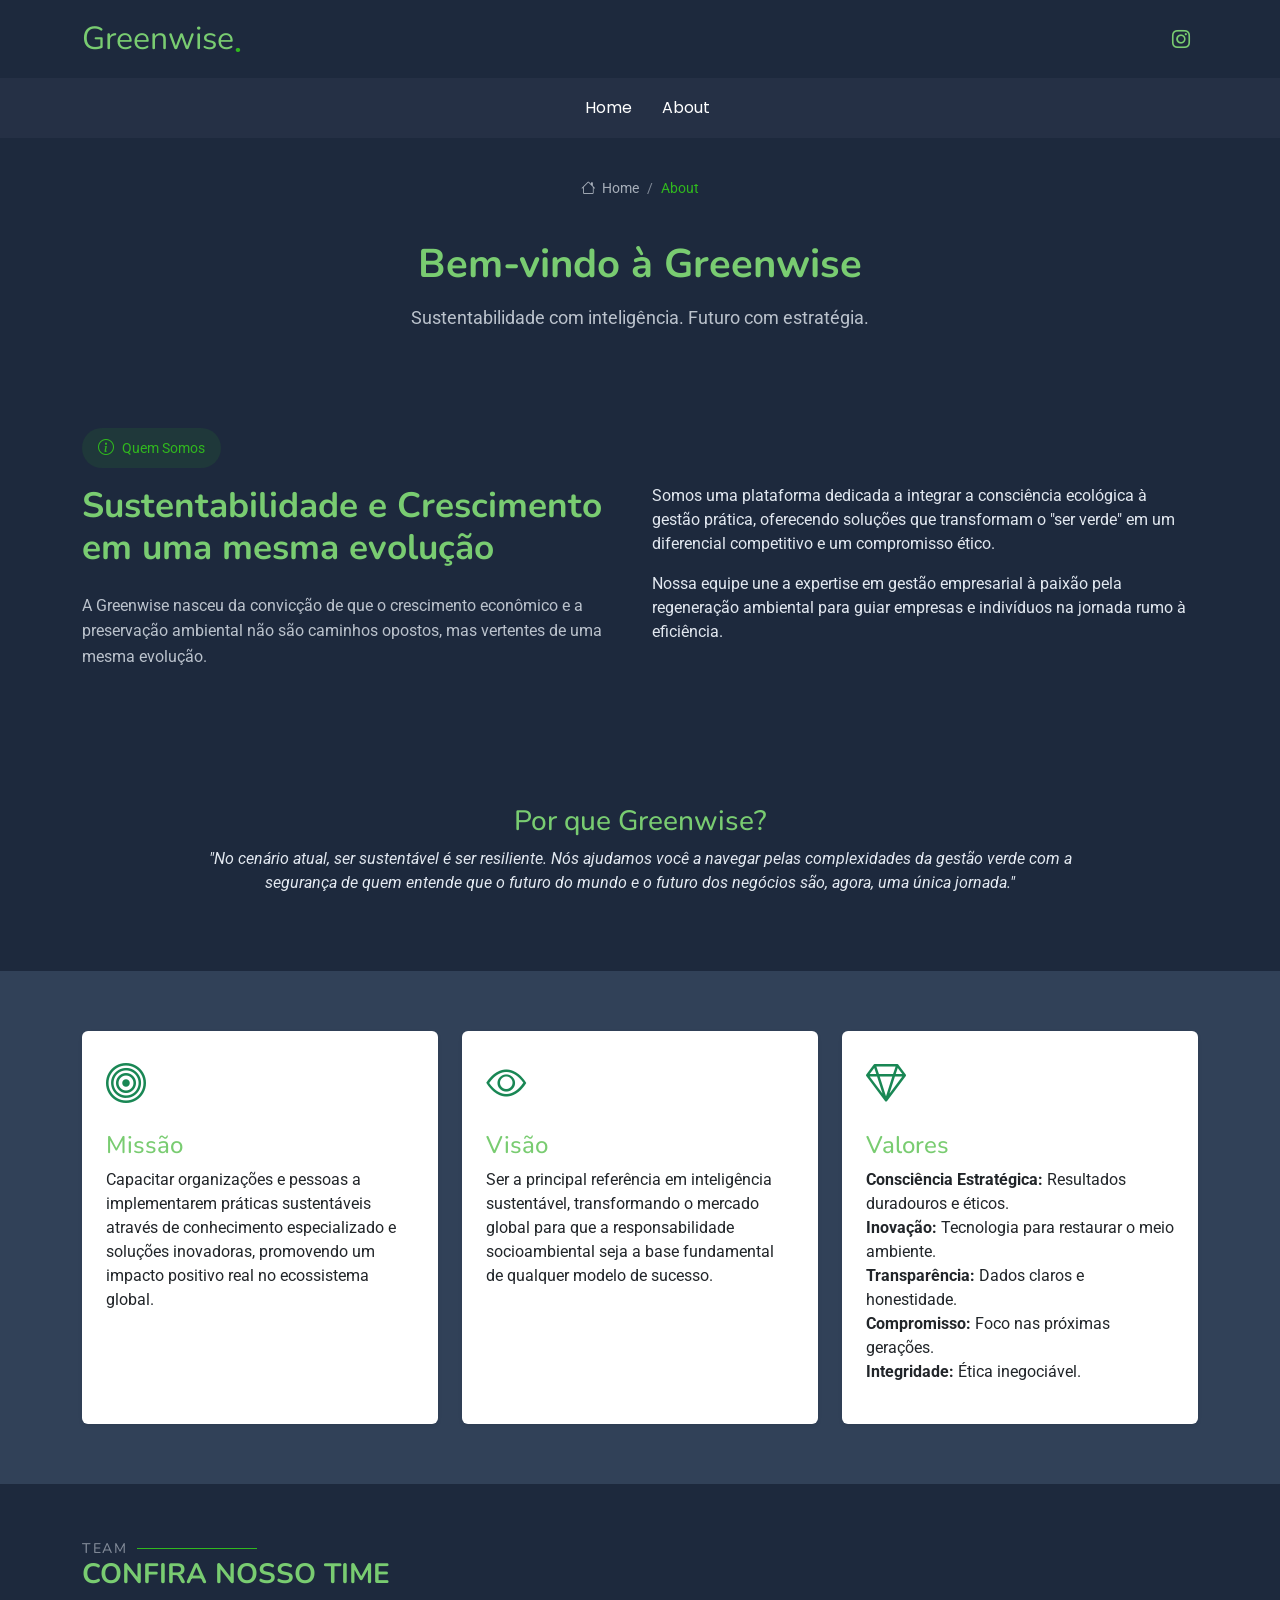
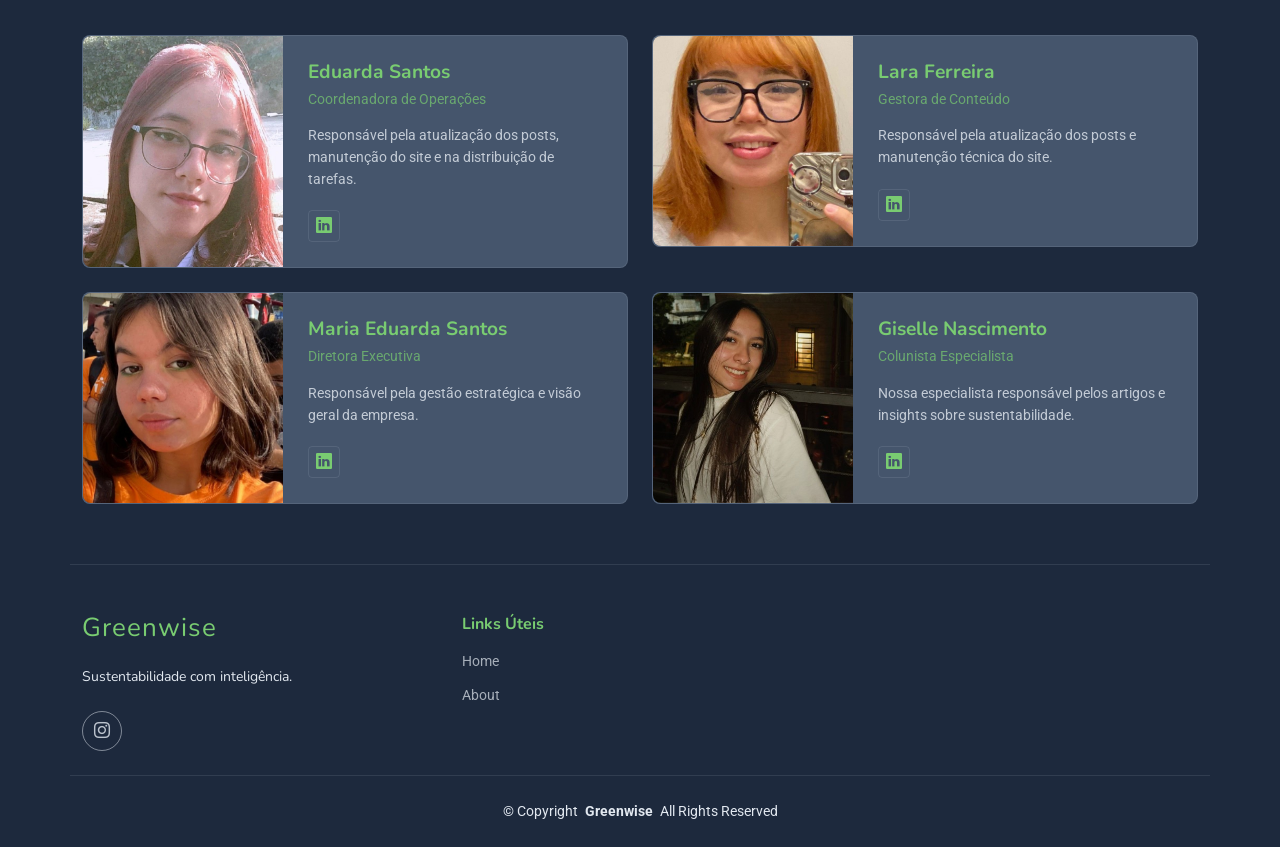
<file: about.html>
<!DOCTYPE html>
<html lang="pt-br">

<head>
  <meta charset="utf-8">
  <meta content="width=device-width, initial-scale=1.0" name="viewport">
  <title>About - Greenwise</title>
  <meta name="description" content="Sustentabilidade com inteligência. Futuro com estratégia.">
  <meta name="keywords" content="sustentabilidade, gestão, eco-friendly, greenwise">

  <link href="assets/img/favicon.png" rel="icon">
  <link href="assets/img/apple-touch-icon.png" rel="apple-touch-icon">

  <link href="https://fonts.googleapis.com" rel="preconnect">
  <link href="https://fonts.gstatic.com" rel="preconnect" crossorigin>
  <link href="https://fonts.googleapis.com/css2?family=Roboto:ital,wght@0,100;0,300;0,400;0,500;0,700;0,900;1,100;1,300;1,400;1,500;1,700;1,900&family=Poppins:ital,wght@0,100;0,200;0,300;0,400;0,500;0,600;0,700;0,800;0,900;1,100;1,200;1,300;1,400;1,500;1,600;1,700;1,800;1,900&family=Nunito:ital,wght@0,200;0,300;0,400;0,500;0,600;0,700;0,800;0,900;1,200;1,300;1,400;1,500;1,600;1,700;1,800;1,900&display=swap" rel="stylesheet">

  <link href="assets/vendor/bootstrap/css/bootstrap.min.css" rel="stylesheet">
  <link href="assets/vendor/bootstrap-icons/bootstrap-icons.css" rel="stylesheet">
  <link href="assets/vendor/aos/aos.css" rel="stylesheet">
  <link href="assets/vendor/swiper/swiper-bundle.min.css" rel="stylesheet">
  <link href="assets/vendor/glightbox/css/glightbox.min.css" rel="stylesheet">

  <link href="assets/css/main.css" rel="stylesheet">
</head>

<body class="about-page">

  <header id="header" class="header position-relative">
    <div class="container-fluid container-xl position-relative">
      <div class="top-row d-flex align-items-center justify-content-between">
        <a href="index.html" class="logo d-flex align-items-end">
          <h1 class="sitename">Greenwise</h1><span>.</span>
        </a>
        <div class="d-flex align-items-center">
          <div class="social-links">
            <a href="#" class="instagram"><i class="bi bi-instagram"></i></a>
          </div>
        </div>
      </div>
    </div>
    <div class="nav-wrap">
      <div class="container d-flex justify-content-center position-relative">
        <nav id="navmenu" class="navmenu">
          <ul>
            <li><a href="index.html">Home</a></li>
            <li><a href="about.html" class="active">About</a></li>
          </ul>
          <i class="mobile-nav-toggle d-xl-none bi bi-list"></i>
        </nav>
      </div>
    </div>
  </header>

  <main class="main">

    <div class="page-title">
      <div class="breadcrumbs">
        <nav aria-label="breadcrumb">
          <ol class="breadcrumb">
            <li class="breadcrumb-item"><a href="index.html"><i class="bi bi-house"></i> Home</a></li>
            <li class="breadcrumb-item active current">About</li>
          </ol>
        </nav>
      </div>
      <div class="title-wrapper">
        <h1>Bem-vindo à Greenwise</h1>
        <p>Sustentabilidade com inteligência. Futuro com estratégia.</p>
      </div>
    </div>

    <section id="about" class="about section">
      <div class="container" data-aos="fade-up" data-aos-delay="100">
        <span class="section-badge"><i class="bi bi-info-circle"></i> Quem Somos</span>
        <div class="row gy-4">
          <div class="col-lg-6">
            <h2 class="about-title">Sustentabilidade e Crescimento em uma mesma evolução</h2>
            <p class="about-description">A Greenwise nasceu da convicção de que o crescimento econômico e a preservação ambiental não são caminhos opostos, mas vertentes de uma mesma evolução.</p>
          </div>
          <div class="col-lg-6">
            <p class="about-text">Somos uma plataforma dedicada a integrar a consciência ecológica à gestão prática, oferecendo soluções que transformam o "ser verde" em um diferencial competitivo e um compromisso ético.</p>
            <p class="about-text">Nossa equipe une a expertise em gestão empresarial à paixão pela regeneração ambiental para guiar empresas e indivíduos na jornada rumo à eficiência.</p>
          </div>
        </div>
      </div>
    </section>

    <section class="section">
      <div class="container">
        <div class="row justify-content-center">
          <div class="col-lg-10 text-center" data-aos="fade-up">
            <h3>Por que Greenwise?</h3>
            <p class="fst-italic">"No cenário atual, ser sustentável é ser resiliente. Nós ajudamos você a navegar pelas complexidades da gestão verde com a segurança de quem entende que o futuro do mundo e o futuro dos negócios são, agora, uma única jornada."</p>
          </div>
        </div>
      </div>
    </section>

    <section class="features section light-background">
      <div class="container">
        <div class="row gy-4">
          <div class="col-md-6 col-lg-4" data-aos="fade-up" data-aos-delay="100">
            <div class="card h-100 p-4 border-0 shadow-sm">
              <i class="bi bi-bullseye fs-1 text-success mb-3"></i>
              <h4>Missão</h4>
              <p>Capacitar organizações e pessoas a implementarem práticas sustentáveis através de conhecimento especializado e soluções inovadoras, promovendo um impacto positivo real no ecossistema global.</p>
            </div>
          </div>
          <div class="col-md-6 col-lg-4" data-aos="fade-up" data-aos-delay="200">
            <div class="card h-100 p-4 border-0 shadow-sm">
              <i class="bi bi-eye fs-1 text-success mb-3"></i>
              <h4>Visão</h4>
              <p>Ser a principal referência em inteligência sustentável, transformando o mercado global para que a responsabilidade socioambiental seja a base fundamental de qualquer modelo de sucesso.</p>
            </div>
          </div>
          <div class="col-md-12 col-lg-4" data-aos="fade-up" data-aos-delay="300">
            <div class="card h-100 p-4 border-0 shadow-sm">
              <i class="bi bi-gem fs-1 text-success mb-3"></i>
              <h4>Valores</h4>
              <ul class="list-unstyled">
                <li><strong>Consciência Estratégica:</strong> Resultados duradouros e éticos.</li>
                <li><strong>Inovação:</strong> Tecnologia para restaurar o meio ambiente.</li>
                <li><strong>Transparência:</strong> Dados claros e honestidade.</li>
                <li><strong>Compromisso:</strong> Foco nas próximas gerações.</li>
                <li><strong>Integridade:</strong> Ética inegociável.</li>
              </ul>
            </div>
          </div>
        </div>
      </div>
    </section>

    <section id="team" class="team section">
      <div class="container section-title" data-aos="fade-up">
        <h2>Team</h2>
        <div><span>Confira nosso</span> <span class="description-title">Time</span></div>
      </div>

      <div class="container" data-aos="fade-up" data-aos-delay="100">
        <div class="row gy-4">
          <div class="col-lg-6">
            <div class="team-member d-flex">
              <div class="member-img">
                <img src="assets/img/person/duda.jpg" class="img-fluid" alt="">
              </div>
              <div class="member-info flex-grow-1">
                <h4>Eduarda Santos</h4>
                <span>Coordenadora de Operações</span>
                <p>Responsável pela atualização dos posts, manutenção do site e na distribuição de tarefas.</p>
                <div class="social"><a href="https://www.linkedin.com/in/eduarda-santos-4b6a2b288/"><i class="bi bi-linkedin"></i></a></div>
              </div>
            </div>
          </div>

          <div class="col-lg-6">
            <div class="team-member d-flex">
              <div class="member-img">
                <img src="assets/img/person/lara.jpg" class="img-fluid" alt="">
              </div>
              <div class="member-info flex-grow-1">
                <h4>Lara Ferreira</h4>
                <span>Gestora de Conteúdo</span>
                <p>Responsável pela atualização dos posts e manutenção técnica do site.</p>
                <div class="social"><a href="https://www.linkedin.com/in/lara-ferreira-328b67298/"><i class="bi bi-linkedin"></i></a></div>
              </div>
            </div>
          </div>

          <div class="col-lg-6">
            <div class="team-member d-flex">
              <div class="member-img">
                <img src="assets/img/person/Mduda.jpg" class="img-fluid" alt="">
              </div>
              <div class="member-info flex-grow-1">
                <h4>Maria Eduarda Santos</h4>
                <span>Diretora Executiva</span>
                <p>Responsável pela gestão estratégica e visão geral da empresa.</p>
                <div class="social"><a href="https://www.linkedin.com/in/eduarda-mss/"><i class="bi bi-linkedin"></i></a></div>
              </div>
            </div>
          </div>

          <div class="col-lg-6">
            <div class="team-member d-flex">
              <div class="member-img">
                <img src="assets/img/person/gih.jpg" class="img-fluid" alt="">
              </div>
              <div class="member-info flex-grow-1">
                <h4>Giselle Nascimento</h4>
                <span>Colunista Especialista</span>
                <p>Nossa especialista responsável pelos artigos e insights sobre sustentabilidade.</p>
                <div class="social"><a href="https://www.linkedin.com/in/giselle-nascimento-3560492a7/"><i class="bi bi-linkedin"></i></a></div>
              </div>
            </div>
          </div>
        </div>
      </div>
    </section>

  </main>

  <footer id="footer" class="footer">
    <div class="container footer-top">
      <div class="row gy-4">
        <div class="col-lg-4 col-md-6 footer-about">
          <a href="index.html" class="logo d-flex align-items-center">
            <span class="sitename">Greenwise</span>
          </a>
          <p>Sustentabilidade com inteligência.</p>
          <div class="social-links d-flex mt-4">
            <a href="#"><i class="bi bi-instagram"></i></a>
          </div>
        </div>
        <div class="col-lg-2 col-md-3 footer-links">
          <h4>Links Úteis</h4>
          <ul>
            <li><a href="index.html">Home</a></li>
            <li><a href="about.html">About</a></li>
          </ul>
        </div>
      </div>
    </div>
    <div class="container copyright text-center mt-4">
      <p>© <span>Copyright</span> <strong class="px-1 sitename">Greenwise</strong> <span>All Rights Reserved</span></p>
    </div>
  </footer>

  <a href="#" id="scroll-top" class="scroll-top d-flex align-items-center justify-content-center"><i class="bi bi-arrow-up-short"></i></a>
  <div id="preloader"></div>

  <script src="assets/vendor/bootstrap/js/bootstrap.bundle.min.js"></script>
  <script src="assets/vendor/aos/aos.js"></script>
  <script src="assets/vendor/glightbox/js/glightbox.min.js"></script>
  <script src="assets/js/main.js"></script>

</body>

</html>
</file>
<file: assets/css/main.css>
/**
* Template Name: Blogy
* Template URL: https://bootstrapmade.com/blogy-bootstrap-blog-template/
* Updated: Feb 22 2025 with Bootstrap v5.3.3
* Author: BootstrapMade.com
* License: https://bootstrapmade.com/license/
*/

@charset "UTF-8";

/*--------------------------------------------------------------
# Font & Color Variables
# Help: https://bootstrapmade.com/color-system/
--------------------------------------------------------------*/
/* Fonts */
:root {
  --default-font: "Roboto",  system-ui, -apple-system, "Segoe UI", Roboto, "Helvetica Neue", Arial, "Noto Sans", "Liberation Sans", sans-serif, "Apple Color Emoji", "Segoe UI Emoji", "Segoe UI Symbol", "Noto Color Emoji";
  --heading-font: "Nunito",  sans-serif;
  --nav-font: "Poppins",  sans-serif;
}

/* Global Colors - The following color variables are used throughout the website. Updating them here will change the color scheme of the entire website */
:root { 
  --background-color: #1D293D; /* Background color for the entire website, including individual sections */
  --default-color: #E2E8F0; /* Default color used for the majority of the text content across the entire website */
  --heading-color: #79cc71; /* Color for headings, subheadings and title throughout the website */
  --accent-color: #30b81e; /* Accent color that represents your brand on the website. It's used for buttons, links, and other elements that need to stand out */
  --surface-color: #45556C; /* The surface color is used as a background of boxed elements within sections, such as cards, icon boxes, or other elements that require a visual separation from the global background. */
  --contrast-color: #ffffff; /* Contrast color for text, ensuring readability against backgrounds of accent, heading, or default colors. */
}

/* Nav Menu Colors - The following color variables are used specifically for the navigation menu. They are separate from the global colors to allow for more customization options */
:root {
  --nav-color: #ffffff;  /* The default color of the main navmenu links */
  --nav-hover-color: #ffffff; /* Applied to main navmenu links when they are hovered over or active */
  --nav-mobile-background-color: #ffffff; /* Used as the background color for mobile navigation menu */
  --nav-dropdown-background-color: #ffffff; /* Used as the background color for dropdown items that appear when hovering over primary navigation items */
  --nav-dropdown-color: #212529; /* Used for navigation links of the dropdown items in the navigation menu. */
  --nav-dropdown-hover-color: #6db115; /* Similar to --nav-hover-color, this color is applied to dropdown navigation links when they are hovered over. */
}

/* Color Presets - These classes override global colors when applied to any section or element, providing reuse of the sam color scheme. */

.light-background {
  --background-color: #314158;
  --surface-color: #62748E;
}

.dark-background {
  --background-color: #060606;
  --default-color: #ffffff;
  --heading-color: #ffffff;
  --surface-color: #252525;
  --contrast-color: #ffffff;
}

/* Smooth scroll */
:root {
  scroll-behavior: smooth;
}

/*--------------------------------------------------------------
# General Styling & Shared Classes
--------------------------------------------------------------*/
body {
  color: var(--default-color);
  background-color: var(--background-color);
  font-family: var(--default-font);
}

a {
  color: var(--accent-color);
  text-decoration: none;
  transition: 0.3s;
}

a:hover {
  color: color-mix(in srgb, var(--accent-color), transparent 25%);
  text-decoration: none;
}

h1,
h2,
h3,
h4,
h5,
h6 {
  color: var(--heading-color);
  font-family: var(--heading-font);
}


/* Pulsating Play Button
------------------------------*/
.pulsating-play-btn {
  width: 94px;
  height: 94px;
  background: radial-gradient(var(--accent-color) 50%, color-mix(in srgb, var(--accent-color), transparent 75%) 52%);
  border-radius: 50%;
  display: block;
  position: relative;
  overflow: hidden;
}

.pulsating-play-btn:before {
  content: "";
  position: absolute;
  width: 120px;
  height: 120px;
  animation-delay: 0s;
  animation: pulsate-play-btn 2s;
  animation-direction: forwards;
  animation-iteration-count: infinite;
  animation-timing-function: steps;
  opacity: 1;
  border-radius: 50%;
  border: 5px solid color-mix(in srgb, var(--accent-color), transparent 30%);
  top: -15%;
  left: -15%;
  background: rgba(198, 16, 0, 0);
}

.pulsating-play-btn:after {
  content: "";
  position: absolute;
  left: 50%;
  top: 50%;
  transform: translateX(-40%) translateY(-50%);
  width: 0;
  height: 0;
  border-top: 10px solid transparent;
  border-bottom: 10px solid transparent;
  border-left: 15px solid #fff;
  z-index: 100;
  transition: all 400ms cubic-bezier(0.55, 0.055, 0.675, 0.19);
}

.pulsating-play-btn:hover:before {
  content: "";
  position: absolute;
  left: 50%;
  top: 50%;
  transform: translateX(-40%) translateY(-50%);
  width: 0;
  height: 0;
  border: none;
  border-top: 10px solid transparent;
  border-bottom: 10px solid transparent;
  border-left: 15px solid #fff;
  z-index: 200;
  animation: none;
  border-radius: 0;
}

.pulsating-play-btn:hover:after {
  border-left: 15px solid var(--accent-color);
  transform: scale(20);
}

@keyframes pulsate-play-btn {
  0% {
    transform: scale(0.6, 0.6);
    opacity: 1;
  }

  100% {
    transform: scale(1, 1);
    opacity: 0;
  }
}

/*--------------------------------------------------------------
# Global Header
--------------------------------------------------------------*/
.header {
  transition: all 0.5s;
  z-index: 997;
  padding: 20px 0;
}

.header .top-row {
  padding-bottom: 10px;
}

.header .top-row .logo {
  text-decoration: none;
}

.header .top-row .logo img {
  max-height: 40px;
  margin-right: 10px;
}

.header .top-row .logo .sitename {
  font-size: 32px;
  font-weight: 400;
  color: var(--heading-color);
  font-family: var(--heading-font);
  margin: 0;
}

.header .top-row .logo span {
  color: var(--accent-color);
  font-size: 28px;
  font-weight: 700;
  line-height: 1.1;
}

.header .social-links a {
  color: var(--heading-color);
  padding: 0 8px;
  display: inline-block;
  font-size: 18px;
  transition: 0.3s;
}

.header .social-links a:hover {
  color: var(--accent-color);
}

@media (max-width: 1200px) {
  .header .social-links {
    padding-right: 40px;
  }
}

.header .search-form {
  position: relative;
  width: 250px;
  display: flex;
  align-items: center;
  padding: 0;
  margin: 0;
}

.header .search-form .form-control {
  border: 1px solid color-mix(in srgb, var(--default-color), transparent 90%);
  padding: 7px 40px 7px 15px;
  background: transparent;
  transition: 0.3s;
  color: var(--default-color);
  font-size: 14px;
}

.header .search-form .form-control::placeholder {
  color: color-mix(in srgb, var(--default-color), transparent 70%);
}

.header .search-form .form-control:focus {
  border-color: var(--accent-color);
  box-shadow: none;
}

.header .search-form button {
  position: absolute;
  right: 0;
  top: 0;
  bottom: 0;
  border: 0;
  background: none;
  font-size: 16px;
  padding: 0 15px;
  margin: 0;
  color: var(--heading-color);
  transition: 0.3s;
}

.header .search-form button:hover {
  color: var(--accent-color);
}

@media (max-width: 1200px) {
  .header .search-form {
    display: none;
  }
}

.header .nav-wrap {
  background-color: color-mix(in srgb, var(--default-color), transparent 96%);
  margin-top: 10px;
  display: flex;
  justify-content: center;
}

.header .mobile-nav-toggle {
  position: fixed;
  top: 20px;
  right: 5px;
}

/*--------------------------------------------------------------
# Navigation Menu
--------------------------------------------------------------*/
/* Navmenu - Desktop */
@media (min-width: 1200px) {
  .navmenu {
    padding: 0;
  }

  .navmenu ul {
    margin: 0;
    padding: 0;
    display: flex;
    list-style: none;
    align-items: center;
  }

  .navmenu li {
    position: relative;
  }

  .navmenu a,
  .navmenu a:focus {
    color: var(--nav-color);
    padding: 18px 15px;
    font-size: 16px;
    font-family: var(--nav-font);
    font-weight: 400;
    display: flex;
    align-items: center;
    justify-content: space-between;
    white-space: nowrap;
    transition: 0.3s;
  }

  .navmenu a i,
  .navmenu a:focus i {
    font-size: 12px;
    line-height: 0;
    margin-left: 5px;
    transition: 0.3s;
  }

  .navmenu li:last-child a {
    padding-right: 0;
  }

  .navmenu li:hover>a,
  .navmenu .active,
  .navmenu .active:focus {
    color: var(--nav-hover-color);
  }

  .navmenu .dropdown ul {
    margin: 0;
    padding: 10px 0;
    background: var(--nav-dropdown-background-color);
    display: block;
    position: absolute;
    visibility: hidden;
    left: 14px;
    top: 130%;
    opacity: 0;
    transition: 0.3s;
    border-radius: 4px;
    z-index: 99;
    box-shadow: 0px 0px 30px rgba(0, 0, 0, 0.1);
  }

  .navmenu .dropdown ul li {
    min-width: 200px;
  }

  .navmenu .dropdown ul a {
    padding: 10px 20px;
    font-size: 15px;
    text-transform: none;
    color: var(--nav-dropdown-color);
  }

  .navmenu .dropdown ul a i {
    font-size: 12px;
  }

  .navmenu .dropdown ul a:hover,
  .navmenu .dropdown ul .active:hover,
  .navmenu .dropdown ul li:hover>a {
    color: var(--nav-dropdown-hover-color);
  }

  .navmenu .dropdown:hover>ul {
    opacity: 1;
    top: 100%;
    visibility: visible;
  }

  .navmenu .dropdown .dropdown ul {
    top: 0;
    left: -90%;
    visibility: hidden;
  }

  .navmenu .dropdown .dropdown:hover>ul {
    opacity: 1;
    top: 0;
    left: -100%;
    visibility: visible;
  }
}

/* Navmenu - Mobile */
@media (max-width: 1199px) {
  .mobile-nav-toggle {
    background-color: color-mix(in srgb, var(--default-color) 10%, white 15%);
    color: var(--nav-color);
    font-size: 24px;
    line-height: 0;
    margin-right: 10px;
    cursor: pointer;
    padding: 5px;
    border-radius: 4px;
    transition: color 0.2s;
  }

  .mobile-nav-toggle:hover {
    background-color: var(--accent-color);
    color: var(--contrast-color);
  }

  .navmenu {
    padding: 0;
    z-index: 9997;
  }

  .navmenu ul {
    display: none;
    list-style: none;
    position: absolute;
    inset: 60px 20px 20px 20px;
    padding: 10px 0;
    margin: 0;
    border-radius: 6px;
    background-color: var(--nav-mobile-background-color);
    overflow-y: auto;
    transition: 0.3s;
    z-index: 9998;
    box-shadow: 0px 0px 30px rgba(0, 0, 0, 0.1);
  }

  .navmenu a,
  .navmenu a:focus {
    color: var(--nav-dropdown-color);
    padding: 10px 20px;
    font-family: var(--nav-font);
    font-size: 17px;
    font-weight: 500;
    display: flex;
    align-items: center;
    justify-content: space-between;
    white-space: nowrap;
    transition: 0.3s;
  }

  .navmenu a i,
  .navmenu a:focus i {
    font-size: 12px;
    line-height: 0;
    margin-left: 5px;
    width: 30px;
    height: 30px;
    display: flex;
    align-items: center;
    justify-content: center;
    border-radius: 50%;
    transition: 0.3s;
    background-color: color-mix(in srgb, var(--accent-color), transparent 90%);
  }

  .navmenu a i:hover,
  .navmenu a:focus i:hover {
    background-color: var(--accent-color);
    color: var(--contrast-color);
  }

  .navmenu a:hover,
  .navmenu .active,
  .navmenu .active:focus {
    color: var(--nav-dropdown-hover-color);
  }

  .navmenu .active i,
  .navmenu .active:focus i {
    background-color: var(--accent-color);
    color: var(--contrast-color);
    transform: rotate(180deg);
  }

  .navmenu .dropdown ul {
    position: static;
    display: none;
    z-index: 99;
    padding: 10px 0;
    margin: 10px 20px;
    background-color: var(--nav-dropdown-background-color);
    border: 1px solid color-mix(in srgb, var(--default-color), transparent 90%);
    box-shadow: none;
    transition: all 0.5s ease-in-out;
  }

  .navmenu .dropdown ul ul {
    background-color: rgba(33, 37, 41, 0.1);
  }

  .navmenu .dropdown>.dropdown-active {
    display: block;
    background-color: rgba(33, 37, 41, 0.03);
  }

  .mobile-nav-active {
    overflow: hidden;
  }

  .mobile-nav-active .mobile-nav-toggle {
    color: #fff;
    position: absolute;
    font-size: 32px;
    top: 15px;
    right: 15px;
    margin-right: 0;
    z-index: 9999;
  }

  .mobile-nav-active .navmenu {
    position: fixed;
    overflow: hidden;
    inset: 0;
    background: rgba(33, 37, 41, 0.8);
    transition: 0.3s;
  }

  .mobile-nav-active .navmenu>ul {
    display: block;
  }
}

/*--------------------------------------------------------------
# Global Footer
--------------------------------------------------------------*/
.footer {
  color: var(--default-color);
  background-color: var(--background-color);
  font-size: 14px;
  position: relative;
}

.footer .footer-top {
  padding-top: 50px;
  border-top: 1px solid color-mix(in srgb, var(--default-color), transparent 90%);
}

.footer .footer-about .logo {
  line-height: 1;
  margin-bottom: 25px;
}

.footer .footer-about .logo img {
  max-height: 40px;
  margin-right: 6px;
}

.footer .footer-about .logo span {
  color: var(--heading-color);
  font-family: var(--heading-font);
  font-size: 26px;
  font-weight: 400;
  letter-spacing: 1px;
}

.footer .footer-about p {
  font-size: 14px;
  font-family: var(--heading-font);
}

.footer .social-links a {
  display: flex;
  align-items: center;
  justify-content: center;
  width: 40px;
  height: 40px;
  border-radius: 50%;
  border: 1px solid color-mix(in srgb, var(--default-color), transparent 50%);
  font-size: 16px;
  color: color-mix(in srgb, var(--default-color), transparent 20%);
  margin-right: 10px;
  transition: 0.3s;
}

.footer .social-links a:hover {
  color: var(--accent-color);
  border-color: var(--accent-color);
}

.footer h4 {
  font-size: 16px;
  font-weight: bold;
  position: relative;
  padding-bottom: 12px;
}

.footer .footer-links {
  margin-bottom: 30px;
}

.footer .footer-links ul {
  list-style: none;
  padding: 0;
  margin: 0;
}

.footer .footer-links ul i {
  padding-right: 2px;
  font-size: 12px;
  line-height: 0;
}

.footer .footer-links ul li {
  padding: 10px 0;
  display: flex;
  align-items: center;
}

.footer .footer-links ul li:first-child {
  padding-top: 0;
}

.footer .footer-links ul a {
  color: color-mix(in srgb, var(--default-color), transparent 30%);
  display: inline-block;
  line-height: 1;
}

.footer .footer-links ul a:hover {
  color: var(--accent-color);
}

.footer .footer-contact p {
  margin-bottom: 5px;
}

.footer .copyright {
  padding: 25px 0;
  border-top: 1px solid color-mix(in srgb, var(--default-color), transparent 90%);
}

.footer .copyright p {
  margin-bottom: 0;
}

.footer .credits {
  margin-top: 8px;
  font-size: 13px;
}

/*--------------------------------------------------------------
# Preloader
--------------------------------------------------------------*/
#preloader {
  position: fixed;
  inset: 0;
  z-index: 999999;
  overflow: hidden;
  background: var(--background-color);
  transition: all 0.6s ease-out;
}

#preloader:before {
  content: "";
  position: fixed;
  top: calc(50% - 30px);
  left: calc(50% - 30px);
  border: 6px solid #ffffff;
  border-color: var(--accent-color) transparent var(--accent-color) transparent;
  border-radius: 50%;
  width: 60px;
  height: 60px;
  animation: animate-preloader 1.5s linear infinite;
}

@keyframes animate-preloader {
  0% {
    transform: rotate(0deg);
  }

  100% {
    transform: rotate(360deg);
  }
}

/*--------------------------------------------------------------
# Scroll Top Button
--------------------------------------------------------------*/
.scroll-top {
  position: fixed;
  visibility: hidden;
  opacity: 0;
  right: 15px;
  bottom: -15px;
  z-index: 99999;
  background-color: var(--accent-color);
  width: 44px;
  height: 44px;
  border-radius: 50px;
  transition: all 0.4s;
}

.scroll-top i {
  font-size: 24px;
  color: var(--contrast-color);
  line-height: 0;
}

.scroll-top:hover {
  background-color: color-mix(in srgb, var(--accent-color), transparent 20%);
  color: var(--contrast-color);
}

.scroll-top.active {
  visibility: visible;
  opacity: 1;
  bottom: 15px;
}

/*--------------------------------------------------------------
# Disable aos animation delay on mobile devices
--------------------------------------------------------------*/
@media screen and (max-width: 768px) {
  [data-aos-delay] {
    transition-delay: 0 !important;
  }
}

/*--------------------------------------------------------------
# Global Page Titles & Breadcrumbs
--------------------------------------------------------------*/
.page-title {
  text-align: center;
  padding: 20px 0;
}

.page-title .breadcrumbs {
  margin-bottom: 1.5rem;
}

.page-title .breadcrumbs .breadcrumb {
  justify-content: center;
  margin: 0;
  padding: 0;
  background: none;
}

.page-title .breadcrumbs .breadcrumb .breadcrumb-item {
  font-size: 0.9rem;
  color: color-mix(in srgb, var(--default-color), transparent 30%);
}

.page-title .breadcrumbs .breadcrumb .breadcrumb-item.active {
  color: var(--accent-color);
}

.page-title .breadcrumbs .breadcrumb .breadcrumb-item a {
  color: inherit;
  text-decoration: none;
  transition: color 0.3s ease;
}

.page-title .breadcrumbs .breadcrumb .breadcrumb-item a:hover {
  color: var(--accent-color);
}

.page-title .breadcrumbs .breadcrumb .breadcrumb-item a i {
  font-size: 0.9rem;
  margin-right: 0.2rem;
}

.page-title .breadcrumbs .breadcrumb .breadcrumb-item+.breadcrumb-item::before {
  color: color-mix(in srgb, var(--default-color), transparent 50%);
}

.page-title .title-wrapper {
  max-width: 800px;
  margin: 0 auto;
  padding: 1rem 0;
}

.page-title .title-wrapper h1 {
  font-size: 2.5rem;
  margin-bottom: 1rem;
  font-weight: 700;
  color: var(--heading-color);
}

.page-title .title-wrapper p {
  font-size: 1.1rem;
  color: color-mix(in srgb, var(--default-color), transparent 20%);
  margin: 0;
  line-height: 1.6;
}

@media (max-width: 768px) {
  .page-title .title-wrapper h1 {
    font-size: 2rem;
  }

  .page-title .title-wrapper p {
    font-size: 1rem;
  }
}

@media (max-width: 576px) {
  .page-title .title-wrapper h1 {
    font-size: 1.75rem;
  }
}

/*--------------------------------------------------------------
# Global Sections
--------------------------------------------------------------*/
section,
.section {
  color: var(--default-color);
  background-color: var(--background-color);
  padding: 60px 0;
  scroll-margin-top: 90px;
  overflow: clip;
}

@media (max-width: 1199px) {

  section,
  .section {
    scroll-margin-top: 66px;
  }
}

/*--------------------------------------------------------------
# Global Section Titles
--------------------------------------------------------------*/
.section-title {
  padding-bottom: 40px;
  position: relative;
}

.section-title h2 {
  font-size: 14px;
  font-weight: 500;
  padding: 0;
  line-height: 1px;
  margin: 0;
  letter-spacing: 1.5px;
  text-transform: uppercase;
  color: color-mix(in srgb, var(--default-color), transparent 50%);
  position: relative;
}

.section-title h2::after {
  content: "";
  width: 120px;
  height: 1px;
  display: inline-block;
  background: var(--accent-color);
  margin: 4px 10px;
}

.section-title div {
  color: var(--heading-color);
  margin: 0;
  font-size: 28px;
  font-weight: 700;
  text-transform: uppercase;
  font-family: var(--heading-font);
}

/*--------------------------------------------------------------
# Blog Hero Section
--------------------------------------------------------------*/
.blog-hero {
  padding-top: 20px;
}

.blog-hero .blog-grid {
  display: grid;
  grid-template-columns: repeat(12, 1fr);
  gap: 24px;
}

@media (max-width: 991px) {
  .blog-hero .blog-grid {
    grid-template-columns: repeat(6, 1fr);
  }
}

@media (max-width: 768px) {
  .blog-hero .blog-grid {
    grid-template-columns: 1fr;
    gap: 20px;
  }
}

.blog-hero .blog-item {
  position: relative;
  border-radius: 15px;
  overflow: hidden;
  box-shadow: 0 5px 15px color-mix(in srgb, var(--default-color), transparent 90%);
  transition: transform 0.3s ease-in-out;
  background-color: var(--surface-color);
}

.blog-hero .blog-item:hover {
  transform: translateY(-5px);
}

.blog-hero .blog-item:hover img {
  transform: scale(1.05);
}

.blog-hero .blog-item:hover .blog-content {
  background: linear-gradient(0deg, color-mix(in srgb, var(--default-color), transparent 10%) 0%, transparent 100%);
}

.blog-hero .blog-item.featured {
  grid-column: span 8;
}

@media (max-width: 991px) {
  .blog-hero .blog-item.featured {
    grid-column: span 6;
  }
}

@media (max-width: 768px) {
  .blog-hero .blog-item.featured {
    grid-column: span 1;
  }
}

.blog-hero .blog-item.featured .post-title {
  font-size: 2rem;
}

@media (max-width: 768px) {
  .blog-hero .blog-item.featured .post-title {
    font-size: 1.5rem;
  }
}

.blog-hero .blog-item:not(.featured) {
  grid-column: span 4;
}

@media (max-width: 991px) {
  .blog-hero .blog-item:not(.featured) {
    grid-column: span 3;
  }
}

@media (max-width: 768px) {
  .blog-hero .blog-item:not(.featured) {
    grid-column: span 1;
  }
}

.blog-hero .blog-item img {
  width: 100%;
  height: 100%;
  object-fit: cover;
  transition: transform 0.3s ease-in-out;
  aspect-ratio: 16/9;
}

.blog-hero .blog-item .blog-content {
  position: absolute;
  bottom: 0;
  left: 0;
  right: 0;
  padding: 2rem;
  background: linear-gradient(0deg, color-mix(in srgb, var(--default-color), transparent 20%) 0%, transparent 100%);
  transition: background 0.3s ease-in-out;
}

.blog-hero .blog-item .post-meta {
  display: flex;
  gap: 1rem;
  margin-bottom: 0.5rem;
  font-size: 0.875rem;
  color: var(--contrast-color);
}

.blog-hero .blog-item .post-meta .date,
.blog-hero .blog-item .post-meta .category {
  display: flex;
  align-items: center;
}

.blog-hero .blog-item .post-meta .date::before,
.blog-hero .blog-item .post-meta .category::before {
  font-family: "bootstrap-icons";
  margin-right: 0.5rem;
  font-size: 1rem;
}

.blog-hero .blog-item .post-meta .date::before {
  content: "\f282";
}

.blog-hero .blog-item .post-meta .category::before {
  content: "\f5d3";
}

.blog-hero .blog-item .post-title {
  margin: 0;
  font-family: var(--heading-font);
}

.blog-hero .blog-item .post-title a {
  color: var(--contrast-color);
  text-decoration: none;
}

.blog-hero .blog-item .post-title a:hover {
  color: color-mix(in srgb, var(--contrast-color), transparent 20%);
}

/*--------------------------------------------------------------
# Featured Posts Section
--------------------------------------------------------------*/
.featured-posts {
  overflow: hidden;
  position: relative;
}

.featured-posts .blog-posts-slider .swiper-wrapper {
  height: auto !important;
}

.featured-posts .blog-post-item {
  position: relative;
  height: 500px;
  overflow: hidden;
  border-radius: 15px;
}

@media (max-width: 1200px) {
  .featured-posts .blog-post-item {
    height: 450px;
  }
}

@media (max-width: 991px) {
  .featured-posts .blog-post-item {
    height: 400px;
  }
}

@media (max-width: 768px) {
  .featured-posts .blog-post-item {
    height: 450px;
  }
}

.featured-posts .blog-post-item img {
  position: absolute;
  inset: 0;
  width: 100%;
  height: 100%;
  object-fit: cover;
}

.featured-posts .blog-post-item::after {
  content: "";
  position: absolute;
  inset: 0;
  background: linear-gradient(0deg, rgba(0, 0, 0, 0.7) 0%, rgba(0, 0, 0, 0.4) 50%, rgba(0, 0, 0, 0.1) 100%);
}

.featured-posts .blog-post-content {
  position: absolute;
  bottom: 0;
  left: 0;
  right: 0;
  padding: 30px;
  color: var(--contrast-color);
  z-index: 2;
}

@media (max-width: 1200px) {
  .featured-posts .blog-post-content {
    padding: 25px;
  }
}

@media (max-width: 991px) {
  .featured-posts .blog-post-content {
    padding: 25px;
  }
}

@media (max-width: 768px) {
  .featured-posts .blog-post-content {
    padding: 30px;
  }
}

.featured-posts .blog-post-content .post-meta {
  margin-bottom: 15px;
  font-size: 14px;
}

.featured-posts .blog-post-content .post-meta span {
  display: inline-block;
  margin-right: 20px;
}

.featured-posts .blog-post-content .post-meta span i {
  margin-right: 5px;
  font-size: 16px;
}

.featured-posts .blog-post-content .post-meta span:last-child {
  margin-right: 0;
}

.featured-posts .blog-post-content h2 {
  font-size: 24px;
  font-weight: 700;
  margin-bottom: 15px;
  color: var(--contrast-color);
  line-height: 1.3;
}

@media (max-width: 1200px) {
  .featured-posts .blog-post-content h2 {
    font-size: 20px;
  }
}

@media (max-width: 991px) {
  .featured-posts .blog-post-content h2 {
    font-size: 20px;
  }
}

@media (max-width: 768px) {
  .featured-posts .blog-post-content h2 {
    font-size: 22px;
  }
}

.featured-posts .blog-post-content h2 a {
  color: var(--contrast-color);
  transition: 0.3s;
}

.featured-posts .blog-post-content h2 a:hover {
  color: color-mix(in srgb, var(--contrast-color), transparent 20%);
}

.featured-posts .blog-post-content p {
  font-size: 15px;
  margin-bottom: 20px;
  line-height: 1.5;
  display: -webkit-box;
  -webkit-line-clamp: 2;
  line-clamp: 2;
  -webkit-box-orient: vertical;
  overflow: hidden;
  opacity: 0.9;
}

@media (max-width: 768px) {
  .featured-posts .blog-post-content p {
    -webkit-line-clamp: 3;
    line-clamp: 3;
    -webkit-line-clamp: 3;
  }
}

.featured-posts .blog-post-content .read-more {
  display: inline-flex;
  align-items: center;
  color: var(--contrast-color);
  font-weight: 500;
  transition: 0.3s;
}

.featured-posts .blog-post-content .read-more i {
  margin-left: 8px;
  font-size: 14px;
  transition: 0.3s;
}

.featured-posts .blog-post-content .read-more:hover {
  color: color-mix(in srgb, var(--contrast-color), transparent 20%);
}

.featured-posts .blog-post-content .read-more:hover i {
  transform: translateX(5px);
}

/*--------------------------------------------------------------
# Category Section Section
--------------------------------------------------------------*/
.category-section .featured-post {
  margin-bottom: 40px;
}

.category-section .featured-post .post-img {
  border-radius: 12px;
  overflow: hidden;
  margin-bottom: 20px;
}

.category-section .featured-post .post-img img {
  width: 100%;
  aspect-ratio: 16/9;
  object-fit: cover;
}

.category-section .featured-post .category-meta {
  display: flex;
  justify-content: space-between;
  align-items: center;
  margin-bottom: 15px;
}

.category-section .featured-post .post-category {
  font-size: 13px;
  font-weight: 600;
  color: var(--accent-color);
  text-transform: uppercase;
  letter-spacing: 0.5px;
}

.category-section .featured-post .author-meta {
  display: flex;
  align-items: center;
  gap: 10px;
  font-size: 14px;
}

.category-section .featured-post .author-meta .author-img {
  width: 30px;
  height: 30px;
  border-radius: 50%;
}

.category-section .featured-post .author-meta .author-name {
  color: var(--heading-color);
  font-weight: 500;
}

.category-section .featured-post .author-meta .post-date {
  color: color-mix(in srgb, var(--default-color), transparent 40%);
}

.category-section .featured-post .author-meta .post-date:before {
  content: "-";
  margin: 0 8px;
}

.category-section .featured-post .title {
  font-size: 20px;
  line-height: 1.4;
  margin: 0;
}

.category-section .featured-post .title a {
  color: var(--heading-color);
  transition: color 0.3s;
}

.category-section .featured-post .title a:hover {
  color: var(--accent-color);
}

.category-section .list-post {
  display: flex;
  align-items: flex-start;
  gap: 20px;
  margin-bottom: 25px;
}

.category-section .list-post .post-img {
  flex: 0 0 100px;
  border-radius: 8px;
  overflow: hidden;
}

.category-section .list-post .post-img img {
  width: 100px;
  height: 100px;
  object-fit: cover;
}

.category-section .list-post .post-content {
  flex: 1;
}

.category-section .list-post .post-category {
  font-size: 13px;
  font-weight: 500;
  color: var(--accent-color);
  margin-bottom: 8px;
  display: inline-block;
}

.category-section .list-post .title {
  font-size: 17px;
  line-height: 1.5;
  margin: 0 0 8px 0;
}

.category-section .list-post .title a {
  color: var(--heading-color);
  transition: color 0.3s;
}

.category-section .list-post .title a:hover {
  color: var(--accent-color);
}

.category-section .list-post .post-meta {
  font-size: 13px;
  color: color-mix(in srgb, var(--default-color), transparent 40%);
}

.category-section .list-post .post-meta .read-time:after {
  content: "•";
  margin: 0 8px;
}

@media (max-width: 992px) {
  .category-section .featured-post .title {
    font-size: 18px;
  }
}

@media (max-width: 768px) {
  .category-section .list-post .post-img {
    flex: 0 0 80px;
  }

  .category-section .list-post .post-img img {
    width: 80px;
    height: 80px;
  }

  .category-section .list-post .title {
    font-size: 15px;
  }
}

/*--------------------------------------------------------------
# Call To Action 2 Section
--------------------------------------------------------------*/
.call-to-action-2 {
  position: relative;
  padding: 3rem;
  background-color: color-mix(in srgb, var(--accent-color), transparent 97%);
  border-radius: 1rem;
  overflow: hidden;
}

.call-to-action-2 .badge {
  background-color: color-mix(in srgb, var(--accent-color), transparent 90%);
  color: var(--accent-color);
  padding: 0.5rem 1rem;
  font-size: 0.875rem;
  font-weight: 500;
  border-radius: 2rem;
}

.call-to-action-2 h2 {
  font-size: clamp(1.75rem, 3vw, 2.5rem);
  font-weight: 700;
  line-height: 1.2;
  margin: 0;
}

.call-to-action-2 p {
  font-size: 1.125rem;
  line-height: 1.6;
  opacity: 0.9;
}

.call-to-action-2 .features .feature-item {
  display: flex;
  align-items: center;
  gap: 0.5rem;
  padding: 0.5rem 1rem;
  background-color: var(--surface-color);
  border-radius: 0.5rem;
  box-shadow: 0 2px 4px rgba(0, 0, 0, 0.05);
  transition: transform 0.3s ease;
}

.call-to-action-2 .features .feature-item:hover {
  transform: translateY(-2px);
}

.call-to-action-2 .features .feature-item i {
  color: var(--accent-color);
  font-size: 1.25rem;
}

.call-to-action-2 .features .feature-item span {
  font-weight: 500;
}

.call-to-action-2 .cta-buttons .btn {
  padding: 0.75rem 1.5rem;
  font-weight: 500;
  border-radius: 0.5rem;
  transition: all 0.3s ease;
}

.call-to-action-2 .cta-buttons .btn.btn-primary {
  background-color: var(--accent-color);
  border-color: var(--accent-color);
  color: var(--contrast-color);
}

.call-to-action-2 .cta-buttons .btn.btn-primary:hover {
  background-color: color-mix(in srgb, var(--accent-color), transparent 15%);
  border-color: color-mix(in srgb, var(--accent-color), transparent 15%);
  transform: translateY(-2px);
}

.call-to-action-2 .cta-buttons .btn.btn-outline {
  border: 2px solid color-mix(in srgb, var(--accent-color), transparent 70%);
  color: var(--accent-color);
}

.call-to-action-2 .cta-buttons .btn.btn-outline:hover {
  background-color: var(--accent-color);
  border-color: var(--accent-color);
  color: var(--contrast-color);
  transform: translateY(-2px);
}

.call-to-action-2 .content-right {
  flex-shrink: 0;
  max-width: 100%;
  width: 450px;
}

.call-to-action-2 .content-right img {
  width: 100%;
  height: auto;
  box-shadow: 0 10px 30px rgba(0, 0, 0, 0.1);
}

.call-to-action-2 .content-right .floating-card {
  position: absolute;
  bottom: 2rem;
  right: -1rem;
  background: var(--surface-color);
  padding: 1rem;
  border-radius: 1rem;
  box-shadow: 0 10px 30px rgba(0, 0, 0, 0.1);
  display: flex;
  align-items: center;
  gap: 1rem;
  animation: float 3s ease-in-out infinite;
}

.call-to-action-2 .content-right .floating-card .card-icon {
  width: 3rem;
  height: 3rem;
  background-color: color-mix(in srgb, var(--accent-color), transparent 90%);
  border-radius: 0.75rem;
  display: flex;
  align-items: center;
  justify-content: center;
}

.call-to-action-2 .content-right .floating-card .card-icon i {
  color: var(--accent-color);
  font-size: 1.5rem;
}

.call-to-action-2 .content-right .floating-card .card-content {
  display: flex;
  flex-direction: column;
}

.call-to-action-2 .content-right .floating-card .card-content .stats-number {
  font-size: 1.25rem;
  font-weight: 700;
  color: var(--accent-color);
}

.call-to-action-2 .content-right .floating-card .card-content .stats-text {
  font-size: 0.875rem;
  opacity: 0.8;
}

.call-to-action-2 .decoration {
  position: absolute;
  inset: 0;
  pointer-events: none;
  overflow: hidden;
  z-index: 0;
}

.call-to-action-2 .decoration .circle-1,
.call-to-action-2 .decoration .circle-2 {
  position: absolute;
  border-radius: 50%;
  background-color: color-mix(in srgb, var(--accent-color), transparent 90%);
}

.call-to-action-2 .decoration .circle-1 {
  width: 300px;
  height: 300px;
  top: -150px;
  right: -150px;
  opacity: 0.5;
}

.call-to-action-2 .decoration .circle-2 {
  width: 200px;
  height: 200px;
  bottom: -100px;
  left: -100px;
  opacity: 0.3;
}

@media (max-width: 991.98px) {
  .call-to-action-2 {
    padding: 2rem;
  }

  .call-to-action-2 .content-right {
    width: 100%;
    margin-top: 2rem;
  }

  .call-to-action-2 .content-right .floating-card {
    position: relative;
    bottom: auto;
    right: auto;
    margin-top: -3rem;
    margin-right: 1rem;
    z-index: 1;
  }
}

@keyframes float {

  0%,
  100% {
    transform: translateY(0);
  }

  50% {
    transform: translateY(-10px);
  }
}

/*--------------------------------------------------------------
# Latest Posts Section
--------------------------------------------------------------*/
.latest-posts article {
  background-color: var(--surface-color);
  box-shadow: 0 4px 16px rgba(0, 0, 0, 0.1);
  padding: 30px;
  height: 100%;
  border-radius: 10px;
  overflow: hidden;
}

.latest-posts .post-img {
  max-height: 240px;
  margin: -30px -30px 15px -30px;
  overflow: hidden;
}

.latest-posts .post-category {
  font-size: 16px;
  color: color-mix(in srgb, var(--default-color), transparent 40%);
  margin-bottom: 10px;
}

.latest-posts .title {
  font-size: 20px;
  font-weight: 700;
  padding: 0;
  margin: 0 0 20px 0;
}

.latest-posts .title a {
  color: var(--heading-color);
  transition: 0.3s;
}

.latest-posts .title a:hover {
  color: var(--accent-color);
}

.latest-posts .post-author-img {
  width: 50px;
  border-radius: 50%;
  margin-right: 15px;
}

.latest-posts .post-author {
  font-weight: 600;
  margin-bottom: 5px;
}

.latest-posts .post-date {
  font-size: 14px;
  color: color-mix(in srgb, var(--default-color), transparent 40%);
  margin-bottom: 0;
}

/*--------------------------------------------------------------
# Call To Action Section
--------------------------------------------------------------*/
.call-to-action .container {
  padding: 80px 80px 0 80px;
  background: color-mix(in srgb, var(--default-color), transparent 96%);
  border-radius: 15px;
}

@media (max-width: 992px) {
  .call-to-action .container {
    padding: 60px 60px 0 60px;
  }
}

@media (max-width: 575px) {
  .call-to-action .container {
    padding: 25px 15px 0 15px;
    border-radius: 0;
  }
}

.call-to-action .cta-content h2 {
  font-size: 2.5rem;
  font-weight: 700;
  margin-bottom: 1rem;
}

.call-to-action .cta-content p {
  font-size: 1.1rem;
  margin-bottom: 2rem;
}

.call-to-action .cta-form .form-control {
  height: 50px;
  border-radius: 25px 0 0 25px;
  border: 1px solid var(--accent-color);
  padding-left: 20px;
}

.call-to-action .cta-form .form-control:focus {
  box-shadow: none;
  border-color: var(--accent-color);
}

.call-to-action .cta-form .btn {
  height: 50px;
  border-radius: 0 25px 25px 0;
  background-color: var(--accent-color);
  border-color: var(--accent-color);
  color: var(--contrast-color);
  padding: 0 30px;
  font-weight: 600;
  transition: all 0.3s ease;
}

.call-to-action .cta-form .btn:hover {
  background-color: color-mix(in srgb, var(--accent-color), black 10%);
  border-color: color-mix(in srgb, var(--accent-color), black 10%);
}

@media (max-width: 575px) {
  .call-to-action .cta-form .btn {
    padding: 0 15px;
  }
}

@media (max-width: 991px) {
  .call-to-action .cta-content {
    text-align: center;
    margin-bottom: 2rem;
  }

  .call-to-action .cta-image {
    text-align: center;
  }
}

/*--------------------------------------------------------------
# Category Postst Section
--------------------------------------------------------------*/
.category-postst article {
  background-color: var(--surface-color);
  box-shadow: 0 4px 16px rgba(0, 0, 0, 0.1);
  padding: 30px;
  height: 100%;
  border-radius: 10px;
  overflow: hidden;
}

.category-postst .post-img {
  max-height: 240px;
  margin: -30px -30px 15px -30px;
  overflow: hidden;
}

.category-postst .post-category {
  font-size: 16px;
  color: color-mix(in srgb, var(--default-color), transparent 40%);
  margin-bottom: 10px;
}

.category-postst .title {
  font-size: 20px;
  font-weight: 700;
  padding: 0;
  margin: 0 0 20px 0;
}

.category-postst .title a {
  color: var(--heading-color);
  transition: 0.3s;
}

.category-postst .title a:hover {
  color: var(--accent-color);
}

.category-postst .post-author-img {
  width: 50px;
  border-radius: 50%;
  margin-right: 15px;
}

.category-postst .post-author {
  font-weight: 600;
  margin-bottom: 5px;
}

.category-postst .post-date {
  font-size: 14px;
  color: color-mix(in srgb, var(--default-color), transparent 40%);
  margin-bottom: 0;
}

/*--------------------------------------------------------------
# Pagination 2 Section
--------------------------------------------------------------*/
.pagination-2 {
  padding-top: 0;
  color: color-mix(in srgb, var(--default-color), transparent 40%);
}

.pagination-2 ul {
  display: flex;
  padding: 0;
  margin: 0;
  list-style: none;
}

.pagination-2 li {
  margin: 0 5px;
  transition: 0.3s;
}

.pagination-2 li a {
  color: var(--accent-color);
  display: flex;
  align-items: center;
  justify-content: center;
  width: 36px;
  height: 36px;
  border-radius: 50%;
  border: 1px solid var(--accent-color);
}

.pagination-2 li a.active,
.pagination-2 li a:hover {
  background: var(--accent-color);
  color: var(--contrast-color);
}

.pagination-2 li a.active a,
.pagination-2 li a:hover a {
  color: var(--contrast-color);
}

/*--------------------------------------------------------------
# Blog Details Section
--------------------------------------------------------------*/
.blog-details {
  max-width: 1000px;
  margin: 0 auto;
}

.blog-details .hero-img {
  position: relative;
  width: 100%;
  height: 500px;
  margin: 0 auto 3rem;
  border-radius: 16px;
  overflow: hidden;
}

.blog-details .hero-img img {
  width: 100%;
  height: 100%;
  object-fit: cover;
}

.blog-details .hero-img .meta-overlay {
  position: absolute;
  bottom: 0;
  left: 0;
  right: 0;
  padding: 2rem;
  background: linear-gradient(to top, rgba(0, 0, 0, 0.7), transparent);
}

.blog-details .hero-img .meta-overlay .meta-categories .category {
  color: var(--contrast-color);
  background-color: var(--accent-color);
  padding: 0.4rem 1rem;
  border-radius: 30px;
  font-size: 0.9rem;
  text-decoration: none;
  transition: all 0.3s ease;
}

.blog-details .hero-img .meta-overlay .meta-categories .category:hover {
  background-color: color-mix(in srgb, var(--accent-color), transparent 15%);
}

.blog-details .hero-img .meta-overlay .meta-categories .divider {
  color: var(--contrast-color);
  margin: 0 0.75rem;
}

.blog-details .hero-img .meta-overlay .meta-categories .reading-time {
  color: var(--contrast-color);
  font-size: 0.9rem;
}

.blog-details .hero-img .meta-overlay .meta-categories .reading-time i {
  margin-right: 0.3rem;
}

@media (max-width: 768px) {
  .blog-details .hero-img {
    height: 350px;
    margin-top: -30px;
    margin-bottom: 2rem;
  }
}

.blog-details .article-content {
  padding: 0 1rem;
}

.blog-details .article-content .content-header {
  margin-bottom: 3rem;
}

.blog-details .article-content .content-header .title {
  font-size: 2.8rem;
  line-height: 1.2;
  margin-bottom: 2rem;
  font-weight: 700;
  color: var(--heading-color);
}

@media (max-width: 768px) {
  .blog-details .article-content .content-header .title {
    font-size: 2rem;
  }
}

.blog-details .article-content .content-header .author-info {
  display: flex;
  justify-content: space-between;
  align-items: center;
  flex-wrap: wrap;
  gap: 1rem;
  padding-bottom: 2rem;
  border-bottom: 1px solid color-mix(in srgb, var(--default-color), transparent 90%);
}

.blog-details .article-content .content-header .author-info .author-details {
  display: flex;
  align-items: center;
  gap: 1rem;
}

.blog-details .article-content .content-header .author-info .author-details .author-img {
  width: 50px;
  height: 50px;
  border-radius: 50%;
  object-fit: cover;
}

.blog-details .article-content .content-header .author-info .author-details .info h4 {
  margin: 0;
  font-size: 1.1rem;
  color: var(--heading-color);
}

.blog-details .article-content .content-header .author-info .author-details .info .role {
  font-size: 0.9rem;
  color: color-mix(in srgb, var(--default-color), transparent 30%);
}

.blog-details .article-content .content-header .author-info .post-meta {
  color: color-mix(in srgb, var(--default-color), transparent 30%);
  font-size: 0.95rem;
}

.blog-details .article-content .content-header .author-info .post-meta i {
  margin-right: 0.3rem;
}

.blog-details .article-content .content-header .author-info .post-meta .divider {
  margin: 0 0.75rem;
}

.blog-details .article-content .content {
  font-size: 1.15rem;
  line-height: 1.8;
  color: color-mix(in srgb, var(--default-color), transparent 10%);
}

.blog-details .article-content .content .lead {
  font-size: 1.3rem;
  color: var(--heading-color);
  margin-bottom: 2rem;
  font-weight: 500;
}

.blog-details .article-content .content h2 {
  font-size: 2rem;
  color: var(--heading-color);
  margin: 3rem 0 1.5rem;
}

.blog-details .article-content .content p {
  margin-bottom: 1.5rem;
}

.blog-details .article-content .content ul {
  margin-bottom: 2rem;
  padding-left: 1.2rem;
}

.blog-details .article-content .content ul li {
  margin-bottom: 0.75rem;
  position: relative;
}

.blog-details .article-content .content .content-image {
  margin: 2.5rem 0;
  border-radius: 12px;
  overflow: hidden;
  box-shadow: 0 5px 15px rgba(0, 0, 0, 0.08);
}

.blog-details .article-content .content .content-image.right-aligned {
  float: right;
  max-width: 450px;
  margin: 1rem 0 2rem 2rem;
}

@media (max-width: 768px) {
  .blog-details .article-content .content .content-image.right-aligned {
    float: none;
    max-width: 100%;
    margin: 2rem 0;
  }
}

.blog-details .article-content .content .content-image img {
  width: 100%;
  height: auto;
}

.blog-details .article-content .content .content-image figcaption {
  padding: 1rem;
  text-align: center;
  font-size: 0.9rem;
  color: color-mix(in srgb, var(--default-color), transparent 30%);
  background-color: color-mix(in srgb, var(--surface-color), transparent 50%);
}

.blog-details .article-content .content .highlight-box {
  background: color-mix(in srgb, var(--accent-color), transparent 95%);
  border-radius: 12px;
  padding: 2rem;
  margin: 2.5rem 0;
}

.blog-details .article-content .content .highlight-box h3 {
  color: var(--heading-color);
  margin-bottom: 1.5rem;
  font-size: 1.5rem;
}

.blog-details .article-content .content .highlight-box .trend-list {
  list-style: none;
  padding: 0;
  margin: 0;
}

.blog-details .article-content .content .highlight-box .trend-list li {
  display: flex;
  align-items: center;
  margin-bottom: 1rem;
  padding: 0.5rem 0;
}

.blog-details .article-content .content .highlight-box .trend-list li i {
  color: var(--accent-color);
  font-size: 1.5rem;
  margin-right: 1rem;
}

.blog-details .article-content .content .highlight-box .trend-list li span {
  color: var(--heading-color);
  font-weight: 500;
}

.blog-details .article-content .content .content-grid {
  margin: 3rem 0;
}

.blog-details .article-content .content .content-grid .info-card {
  background: var(--surface-color);
  border-radius: 12px;
  padding: 2rem;
  height: 100%;
  box-shadow: 0 3px 10px rgba(0, 0, 0, 0.05);
  transition: transform 0.3s ease;
}

.blog-details .article-content .content .content-grid .info-card:hover {
  transform: translateY(-5px);
}

.blog-details .article-content .content .content-grid .info-card i {
  font-size: 2rem;
  color: var(--accent-color);
  margin-bottom: 1rem;
}

.blog-details .article-content .content .content-grid .info-card h4 {
  color: var(--heading-color);
  margin-bottom: 1rem;
  font-size: 1.3rem;
}

.blog-details .article-content .content .content-grid .info-card p {
  margin: 0;
  font-size: 1rem;
  line-height: 1.6;
}

.blog-details .article-content .content blockquote {
  position: relative;
  margin: 3rem 0;
  padding: 2rem 3rem;
  background: var(--surface-color);
  border-radius: 12px;
  box-shadow: 0 3px 15px rgba(0, 0, 0, 0.05);
}

.blog-details .article-content .content blockquote::before {
  content: '"';
  position: absolute;
  top: -20px;
  left: 20px;
  font-size: 8rem;
  color: color-mix(in srgb, var(--accent-color), transparent 85%);
  font-family: serif;
  line-height: 1;
}

.blog-details .article-content .content blockquote p {
  font-size: 1.3rem;
  font-style: italic;
  color: var(--heading-color);
  margin: 0 0 1rem;
  position: relative;
}

.blog-details .article-content .content blockquote cite {
  font-style: normal;
  color: color-mix(in srgb, var(--default-color), transparent 30%);
  font-size: 0.95rem;
  display: block;
}

.blog-details .article-content .meta-bottom {
  margin-top: 4rem;
  padding-top: 2rem;
  border-top: 1px solid color-mix(in srgb, var(--default-color), transparent 90%);
  display: grid;
  gap: 2rem;
}

.blog-details .article-content .meta-bottom h4 {
  color: var(--heading-color);
  font-size: 1.1rem;
  margin-bottom: 1rem;
}

.blog-details .article-content .meta-bottom .tags {
  display: flex;
  flex-wrap: wrap;
  gap: 0.5rem;
}

.blog-details .article-content .meta-bottom .tags .tag {
  background: color-mix(in srgb, var(--accent-color), transparent 90%);
  color: var(--accent-color);
  padding: 0.5rem 1rem;
  border-radius: 30px;
  font-size: 0.9rem;
  text-decoration: none;
  transition: all 0.3s ease;
}

.blog-details .article-content .meta-bottom .tags .tag:hover {
  background: var(--accent-color);
  color: var(--contrast-color);
}

.blog-details .article-content .meta-bottom .social-links {
  display: flex;
  gap: 1rem;
}

.blog-details .article-content .meta-bottom .social-links a {
  display: flex;
  align-items: center;
  justify-content: center;
  width: 40px;
  height: 40px;
  border-radius: 50%;
  background: color-mix(in srgb, var(--accent-color), transparent 90%);
  color: var(--accent-color);
  transition: all 0.3s ease;
}

.blog-details .article-content .meta-bottom .social-links a:hover {
  background: var(--accent-color);
  color: var(--contrast-color);
  transform: translateY(-2px);
}

.blog-details .article-content .meta-bottom .social-links a i {
  font-size: 1.2rem;
}

/*--------------------------------------------------------------
# Blog Author Section
--------------------------------------------------------------*/
.blog-author .author-box {
  padding: 2rem;
  background-color: var(--surface-color);
  border-radius: 15px;
  box-shadow: 0 5px 20px rgba(0, 0, 0, 0.05);
  transition: transform 0.3s ease;
}

.blog-author .author-box:hover {
  transform: translateY(-5px);
}

.blog-author .author-img {
  width: 150px;
  height: 150px;
  object-fit: cover;
  border: 4px solid var(--surface-color);
  box-shadow: 0 0 20px rgba(0, 0, 0, 0.1);
  transition: transform 0.3s ease;
}

.blog-author .author-img:hover {
  transform: scale(1.05);
}

.blog-author .author-social-links a {
  display: inline-flex;
  align-items: center;
  justify-content: center;
  width: 35px;
  height: 35px;
  border-radius: 50%;
  background-color: color-mix(in srgb, var(--accent-color), transparent 92%);
  color: var(--accent-color);
  margin: 0 5px;
  font-size: 1rem;
  transition: all 0.3s ease;
}

.blog-author .author-social-links a:hover {
  background-color: var(--accent-color);
  color: var(--contrast-color);
  transform: translateY(-3px);
}

.blog-author .author-social-links a.linkedin:hover {
  background-color: #0077b5;
}

.blog-author .author-social-links a.twitter:hover {
  background-color: #000000;
}

.blog-author .author-social-links a.github:hover {
  background-color: #333333;
}

.blog-author .author-social-links a.facebook:hover {
  background-color: #1877f2;
}

.blog-author .author-social-links a.instagram:hover {
  background: linear-gradient(45deg, #405de6, #5851db, #833ab4, #c13584, #e1306c, #fd1d1d);
}

.blog-author .author-content {
  padding-left: 1rem;
}

@media (max-width: 767.98px) {
  .blog-author .author-content {
    padding-left: 0;
    margin-top: 2rem;
    text-align: center;
  }
}

.blog-author .author-content .author-name {
  font-size: 1.75rem;
  margin: 0;
  color: var(--heading-color);
  font-weight: 700;
}

.blog-author .author-content .author-title {
  display: inline-block;
  font-size: 1rem;
  color: color-mix(in srgb, var(--default-color), transparent 40%);
  margin-top: 0.5rem;
  font-family: var(--heading-font);
}

.blog-author .author-content .author-bio {
  font-size: 1rem;
  line-height: 1.6;
  color: var(--default-color);
  margin: 1rem 0;
}

.blog-author .author-content .author-website {
  display: flex;
  gap: 1.5rem;
  flex-wrap: wrap;
}

@media (max-width: 767.98px) {
  .blog-author .author-content .author-website {
    justify-content: center;
  }
}

.blog-author .author-content .author-website a {
  display: inline-flex;
  align-items: center;
  gap: 0.5rem;
  font-size: 0.95rem;
  color: var(--accent-color);
  transition: all 0.3s ease;
}

.blog-author .author-content .author-website a i {
  font-size: 1.1rem;
}

.blog-author .author-content .author-website a:hover {
  color: color-mix(in srgb, var(--accent-color), transparent 25%);
  transform: translateX(3px);
}

.blog-author .author-content .author-website .more-posts {
  font-weight: 500;
}

/*--------------------------------------------------------------
# Blog Comments Section
--------------------------------------------------------------*/
.blog-comments {
  padding-bottom: 30px;
}

.blog-comments .section-header {
  margin-bottom: 40px;
}

.blog-comments .section-header h3 {
  color: var(--heading-color);
  font-size: 32px;
  font-weight: 700;
  font-family: var(--heading-font);
  display: flex;
  align-items: center;
  gap: 12px;
}

.blog-comments .section-header h3 .comment-count {
  color: color-mix(in srgb, var(--heading-color), transparent 40%);
  font-size: 24px;
  font-weight: 500;
}

.blog-comments .comments-wrapper {
  display: flex;
  flex-direction: column;
  gap: 25px;
}

.blog-comments .comment-card {
  background-color: var(--surface-color);
  border-radius: 12px;
  padding: 25px;
  border-left: 4px solid transparent;
  box-shadow: 0 2px 15px rgba(0, 0, 0, 0.03);
  transition: all 0.3s ease;
}

.blog-comments .comment-card:hover {
  border-left-color: var(--accent-color);
  transform: translateX(5px);
}

.blog-comments .comment-card.reply {
  margin-left: 48px;
  border-left-color: color-mix(in srgb, var(--accent-color), transparent 70%);
  background-color: color-mix(in srgb, var(--surface-color), transparent 3%);
}

@media (min-width: 768px) {
  .blog-comments .comment-card.reply {
    margin-left: 85px;
  }
}

.blog-comments .reply-thread {
  margin-top: 25px;
  padding-top: 25px;
  border-top: 1px solid color-mix(in srgb, var(--default-color), transparent 92%);
  display: flex;
  flex-direction: column;
  gap: 25px;
}

.blog-comments .comment-header {
  margin-bottom: 20px;
}

.blog-comments .comment-header .user-info {
  display: flex;
  align-items: center;
  gap: 15px;
}

.blog-comments .comment-header .user-info img {
  width: 45px;
  height: 45px;
  border-radius: 50%;
  object-fit: cover;
  border: 2px solid color-mix(in srgb, var(--accent-color), transparent 85%);
}

.blog-comments .comment-header .user-info .meta .name {
  color: var(--heading-color);
  font-size: 16px;
  font-weight: 600;
  margin: 0 0 5px;
}

.blog-comments .comment-header .user-info .meta .date {
  color: color-mix(in srgb, var(--default-color), transparent 45%);
  font-size: 14px;
  display: flex;
  align-items: center;
  gap: 6px;
}

.blog-comments .comment-header .user-info .meta .date i {
  font-size: 13px;
}

.blog-comments .comment-content p {
  color: var(--default-color);
  font-size: 15px;
  line-height: 1.65;
  margin-bottom: 20px;
}

.blog-comments .comment-actions {
  display: flex;
  gap: 20px;
}

.blog-comments .comment-actions .action-btn {
  background: none;
  border: none;
  padding: 8px 12px;
  border-radius: 6px;
  color: color-mix(in srgb, var(--default-color), transparent 35%);
  font-size: 14px;
  font-weight: 500;
  display: flex;
  align-items: center;
  gap: 6px;
  cursor: pointer;
  transition: all 0.3s ease;
}

.blog-comments .comment-actions .action-btn i {
  font-size: 15px;
  transition: transform 0.3s ease;
}

.blog-comments .comment-actions .action-btn:hover {
  color: var(--accent-color);
  background-color: color-mix(in srgb, var(--accent-color), transparent 95%);
}

.blog-comments .comment-actions .action-btn:hover.like-btn i {
  transform: scale(1.2);
}

.blog-comments .comment-actions .action-btn:hover.reply-btn i {
  transform: translateX(-3px);
}

.blog-comments .comment-actions .action-btn.like-btn.active {
  color: var(--accent-color);
}

@media (max-width: 768px) {
  .blog-comments .section-header {
    margin-bottom: 30px;
  }

  .blog-comments .section-header h3 {
    font-size: 28px;
  }

  .blog-comments .section-header h3 .comment-count {
    font-size: 20px;
  }

  .blog-comments .comment-card {
    padding: 20px;
  }

  .blog-comments .comment-card.reply {
    margin-left: 35px;
  }

  .blog-comments .comment-header .user-info img {
    width: 40px;
    height: 40px;
  }

  .blog-comments .comment-header .user-info .meta .name {
    font-size: 15px;
  }

  .blog-comments .comment-header .user-info .meta .date {
    font-size: 13px;
  }

  .blog-comments .comment-content p {
    font-size: 14px;
    margin-bottom: 15px;
  }

  .blog-comments .comment-actions .action-btn {
    padding: 6px 10px;
    font-size: 13px;
  }
}

/*--------------------------------------------------------------
# Blog Comment Form Section
--------------------------------------------------------------*/
.blog-comment-form {
  max-width: 900px;
  margin: 0 auto 0 auto;
  padding-top: 30px;
}

.blog-comment-form form {
  padding: 30px;
  background-color: var(--surface-color);
  border-radius: 15px;
  box-shadow: 0 4px 16px rgba(0, 0, 0, 0.1);
}

.blog-comment-form .section-header {
  text-align: center;
  margin-bottom: 30px;
}

.blog-comment-form .section-header h3 {
  font-size: 28px;
  margin-bottom: 15px;
  position: relative;
  padding-bottom: 15px;
}

.blog-comment-form .section-header h3:after {
  content: "";
  position: absolute;
  display: block;
  width: 50px;
  height: 3px;
  background: var(--accent-color);
  bottom: 0;
  left: 50%;
  transform: translateX(-50%);
}

.blog-comment-form .section-header p {
  color: color-mix(in srgb, var(--default-color), transparent 30%);
  font-size: 15px;
  margin: 0;
}

.blog-comment-form .form-group {
  margin-bottom: 20px;
}

.blog-comment-form .form-group label {
  display: block;
  margin-bottom: 8px;
  font-weight: 500;
  color: var(--heading-color);
  font-size: 14px;
}

.blog-comment-form .form-group .form-control {
  height: 48px;
  padding: 10px 15px;
  color: var(--default-color);
  background-color: var(--surface-color);
  border-radius: 8px;
  border: 1px solid color-mix(in srgb, var(--default-color), transparent 80%);
  font-size: 14px;
  transition: all 0.3s ease-in-out;
}

.blog-comment-form .form-group .form-control:focus {
  border-color: var(--accent-color);
  box-shadow: 0 0 0 3px color-mix(in srgb, var(--accent-color), transparent 85%);
}

.blog-comment-form .form-group .form-control::placeholder {
  color: color-mix(in srgb, var(--default-color), transparent 70%);
}

.blog-comment-form .form-group .form-control:hover:not(:focus) {
  border-color: color-mix(in srgb, var(--default-color), transparent 60%);
}

.blog-comment-form .form-group textarea.form-control {
  height: auto;
  min-height: 120px;
  resize: vertical;
}

.blog-comment-form .btn-submit {
  padding: 12px 32px;
  border-radius: 50px;
  background: var(--accent-color);
  color: var(--contrast-color);
  border: none;
  font-size: 16px;
  font-weight: 500;
  transition: 0.3s;
  position: relative;
  overflow: hidden;
}

.blog-comment-form .btn-submit:hover {
  background: color-mix(in srgb, var(--accent-color), transparent 15%);
  transform: translateY(-2px);
  box-shadow: 0 5px 15px color-mix(in srgb, var(--accent-color), transparent 70%);
}

.blog-comment-form .btn-submit:active {
  transform: translateY(0);
  box-shadow: none;
}

@media (max-width: 768px) {
  .blog-comment-form {
    padding: 20px;
  }

  .blog-comment-form .section-header h3 {
    font-size: 24px;
  }

  .blog-comment-form .btn-submit {
    width: 100%;
    padding: 12px 20px;
  }
}

/*--------------------------------------------------------------
# Author Profile Section
--------------------------------------------------------------*/
.author-profile .author-card {
  background-color: var(--surface-color);
  border-radius: 15px;
  padding: 2rem;
  box-shadow: 0 5px 20px rgba(0, 0, 0, 0.05);
  height: 100%;
}

.author-profile .author-card .author-image {
  text-align: center;
  margin-bottom: 1.5rem;
}

.author-profile .author-card .author-image img {
  width: 180px;
  height: 180px;
  border-radius: 50%;
  object-fit: cover;
}

.author-profile .author-card .author-info {
  text-align: center;
}

.author-profile .author-card .author-info h2 {
  font-size: 1.5rem;
  margin-bottom: 0.5rem;
}

.author-profile .author-card .author-info .designation {
  color: color-mix(in srgb, var(--default-color), transparent 40%);
  font-size: 0.95rem;
  margin-bottom: 1rem;
}

.author-profile .author-card .author-info .author-bio {
  font-size: 0.95rem;
  line-height: 1.6;
  margin-bottom: 1.5rem;
}

.author-profile .author-card .author-stats {
  border-top: 1px solid color-mix(in srgb, var(--default-color), transparent 90%);
  border-bottom: 1px solid color-mix(in srgb, var(--default-color), transparent 90%);
  padding: 1rem 0;
}

.author-profile .author-card .author-stats .stat-item h4 {
  font-size: 1.75rem;
  margin-bottom: 0.25rem;
  color: var(--accent-color);
}

.author-profile .author-card .author-stats .stat-item p {
  font-size: 0.85rem;
  margin: 0;
  color: color-mix(in srgb, var(--default-color), transparent 40%);
}

.author-profile .author-card .social-links {
  margin-top: 1.5rem;
}

.author-profile .author-card .social-links a {
  display: inline-flex;
  align-items: center;
  justify-content: center;
  width: 36px;
  height: 36px;
  background-color: color-mix(in srgb, var(--accent-color), transparent 90%);
  color: var(--accent-color);
  border-radius: 50%;
  margin: 0 0.5rem;
  transition: all 0.3s ease;
}

.author-profile .author-card .social-links a:hover {
  background-color: var(--accent-color);
  color: var(--contrast-color);
  transform: translateY(-3px);
}

.author-profile .author-card .social-links a i {
  font-size: 1rem;
}

.author-profile .author-content {
  background-color: var(--surface-color);
  border-radius: 15px;
  padding: 2rem;
  box-shadow: 0 5px 20px rgba(0, 0, 0, 0.05);
  height: 100%;
}

.author-profile .author-content .content-header {
  margin-bottom: 1.5rem;
}

.author-profile .author-content .content-header h3 {
  font-size: 1.75rem;
  margin-bottom: 0;
}

.author-profile .author-content .content-body p {
  font-size: 1rem;
  line-height: 1.7;
  margin-bottom: 2rem;
}

.author-profile .author-content .content-body .expertise-areas h4 {
  font-size: 1.25rem;
  margin-bottom: 1rem;
}

.author-profile .author-content .content-body .expertise-areas .tags {
  display: flex;
  flex-wrap: wrap;
  gap: 0.75rem;
}

.author-profile .author-content .content-body .expertise-areas .tags span {
  background-color: color-mix(in srgb, var(--accent-color), transparent 90%);
  color: var(--accent-color);
  padding: 0.5rem 1rem;
  border-radius: 25px;
  font-size: 0.9rem;
  transition: all 0.3s ease;
}

.author-profile .author-content .content-body .expertise-areas .tags span:hover {
  background-color: var(--accent-color);
  color: var(--contrast-color);
}

.author-profile .author-content .content-body .featured-articles h4 {
  font-size: 1.25rem;
  margin-bottom: 1.5rem;
}

.author-profile .author-content .content-body .featured-articles .article-card {
  background-color: var(--background-color);
  border-radius: 10px;
  overflow: hidden;
  transition: transform 0.3s ease;
}

.author-profile .author-content .content-body .featured-articles .article-card:hover {
  transform: translateY(-5px);
}

.author-profile .author-content .content-body .featured-articles .article-card .article-img {
  height: 200px;
  overflow: hidden;
}

.author-profile .author-content .content-body .featured-articles .article-card .article-img img {
  width: 100%;
  height: 100%;
  object-fit: cover;
  transition: transform 0.3s ease;
}

.author-profile .author-content .content-body .featured-articles .article-card .article-img:hover img {
  transform: scale(1.1);
}

.author-profile .author-content .content-body .featured-articles .article-card .article-details {
  padding: 1.25rem;
}

.author-profile .author-content .content-body .featured-articles .article-card .article-details .post-category {
  display: inline-block;
  background-color: color-mix(in srgb, var(--accent-color), transparent 90%);
  color: var(--accent-color);
  padding: 0.25rem 0.75rem;
  border-radius: 15px;
  font-size: 0.85rem;
  margin-bottom: 0.75rem;
}

.author-profile .author-content .content-body .featured-articles .article-card .article-details h5 {
  font-size: 1.1rem;
  margin-bottom: 0.75rem;
  line-height: 1.4;
}

.author-profile .author-content .content-body .featured-articles .article-card .article-details h5 a {
  color: var(--heading-color);
  text-decoration: none;
  transition: color 0.3s ease;
}

.author-profile .author-content .content-body .featured-articles .article-card .article-details h5 a:hover {
  color: var(--accent-color);
}

.author-profile .author-content .content-body .featured-articles .article-card .article-details .post-meta {
  font-size: 0.85rem;
  color: color-mix(in srgb, var(--default-color), transparent 40%);
}

.author-profile .author-content .content-body .featured-articles .article-card .article-details .post-meta span {
  display: inline-flex;
  align-items: center;
  margin-right: 1rem;
}

.author-profile .author-content .content-body .featured-articles .article-card .article-details .post-meta span i {
  margin-right: 0.35rem;
  font-size: 1rem;
}

@media (max-width: 991.98px) {
  .author-profile .author-card {
    margin-bottom: 2rem;
  }
}

@media (max-width: 767.98px) {
  .author-profile .featured-articles .article-card {
    margin-bottom: 1.5rem;
  }
}

/*--------------------------------------------------------------
# About Section
--------------------------------------------------------------*/
.about .section-badge {
  display: inline-flex;
  align-items: center;
  gap: 0.5rem;
  padding: 0.5rem 1rem;
  border-radius: 50px;
  font-size: 0.875rem;
  color: var(--accent-color);
  background-color: color-mix(in srgb, var(--accent-color) 10%, transparent);
  margin-bottom: 1rem;
}

.about .section-badge i {
  font-size: 1rem;
}

.about .about-title {
  font-size: 2.2rem;
  margin-bottom: 1.5rem;
  line-height: 1.2;
  font-weight: 700;
}

.about .about-description,
.about .section-text {
  color: color-mix(in srgb, var(--default-color) 80%, transparent);
  line-height: 1.6;
}

.about .features-boxes .feature-box {
  height: 100%;
  position: relative;
}

.about .features-boxes .feature-box .icon-box {
  width: 60px;
  height: 60px;
  margin: 0 0 1.5rem 0;
  display: flex;
  align-items: center;
  justify-content: center;
  border-radius: 12px;
  background-color: color-mix(in srgb, var(--accent-color) 15%, transparent);
  color: var(--accent-color);
  font-size: 1.75rem;
  transition: all 0.3s ease;
}

.about .features-boxes .feature-box h3 {
  font-size: 1.25rem;
  margin-bottom: 1rem;
  font-weight: 600;
}

.about .features-boxes .feature-box h3 a {
  color: var(--heading-color);
}

.about .features-boxes .feature-box p {
  color: color-mix(in srgb, var(--default-color) 80%, transparent);
  margin-bottom: 0;
  line-height: 1.6;
}

.about .features-boxes .feature-box:hover .icon-box {
  background-color: var(--accent-color);
  color: var(--contrast-color);
}

.about .features-boxes .feature-box:hover h3 a {
  color: var(--accent-color);
}

.about .video-box {
  position: relative;
  border-radius: 20px;
  overflow: hidden;
}

.about .video-box img {
  width: 100%;
  border-radius: 20px;
}

.about .pulsating-play-btn {
  position: absolute;
  left: calc(50% - 47px);
  top: calc(50% - 47px);
}

/*--------------------------------------------------------------
# Team Section
--------------------------------------------------------------*/
.team .team-member {
  position: relative;
  background-color: var(--surface-color);
  border: 1px solid color-mix(in srgb, var(--default-color), transparent 90%);
  border-radius: 8px;
  transition: 0.3s;
}

.team .team-member:hover {
  border-color: color-mix(in srgb, var(--accent-color), transparent 70%);
}

.team .team-member .member-img {
  flex: 0 0 200px;
  overflow: hidden;
}

.team .team-member .member-img img {
  width: 200px;
  height: 100%;
  object-fit: cover;
  border-top-left-radius: 8px;
  border-bottom-left-radius: 8px;
}

.team .team-member .member-info {
  padding: 25px;
  text-align: left;
}

.team .team-member .member-info h4 {
  font-size: 1.2rem;
  font-weight: 700;
  margin-bottom: 5px;
  color: var(--heading-color);
}

.team .team-member .member-info span {
  font-size: 0.9rem;
  font-weight: 400;
  color: color-mix(in srgb, var(--heading-color), transparent 30%);
  display: block;
  margin-bottom: 15px;
}

.team .team-member .member-info p {
  font-size: 0.9rem;
  margin-bottom: 20px;
  color: color-mix(in srgb, var(--default-color), transparent 20%);
}

.team .team-member .member-info .social {
  display: flex;
  gap: 10px;
}

.team .team-member .member-info .social a {
  display: inline-flex;
  align-items: center;
  justify-content: center;
  width: 32px;
  height: 32px;
  font-size: 1rem;
  color: var(--heading-color);
  transition: 0.3s;
  border-radius: 4px;
  border: 1px solid color-mix(in srgb, var(--default-color), transparent 90%);
}

.team .team-member .member-info .social a:hover {
  color: var(--accent-color);
  border-color: var(--accent-color);
  background: color-mix(in srgb, var(--accent-color), transparent 95%);
}

@media (max-width: 767px) {
  .team .team-member {
    flex-direction: column;
  }

  .team .team-member .member-img {
    flex: auto;
  }

  .team .team-member .member-img img {
    width: 100%;
    border-radius: 8px 8px 0 0;
  }

  .team .team-member .member-info {
    text-align: center;
  }

  .team .team-member .member-info .social {
    justify-content: center;
  }
}

/*--------------------------------------------------------------
# Contact Section
--------------------------------------------------------------*/
.contact .info-card {
  background-color: var(--surface-color);
  padding: 30px;
  text-align: center;
  height: 100%;
  border-radius: 10px;
  border: 1px solid color-mix(in srgb, var(--default-color), transparent 90%);
  transition: all 0.3s ease-in-out;
}

.contact .info-card:hover {
  transform: translateY(-5px);
}

.contact .info-card .icon-box {
  width: 56px;
  height: 56px;
  margin: 0 auto 20px;
  display: flex;
  align-items: center;
  justify-content: center;
  border-radius: 50%;
  background-color: color-mix(in srgb, var(--accent-color), transparent 92%);
}

.contact .info-card .icon-box i {
  font-size: 24px;
  color: var(--accent-color);
}

.contact .info-card h3 {
  font-size: 20px;
  font-weight: 600;
  margin-bottom: 15px;
}

.contact .info-card p {
  margin: 0;
  color: color-mix(in srgb, var(--default-color), transparent 20%);
  font-size: 15px;
  line-height: 1.6;
}

.contact .form-wrapper .input-group .input-group-text {
  color: var(--accent-color);
  background-color: color-mix(in srgb, var(--default-color), transparent 96%);
  border-color: color-mix(in srgb, var(--default-color), transparent 85%);
  border-radius: 8px 0 0 8px;
  padding: 12px 15px;
}

.contact .form-wrapper .input-group .form-control {
  color: var(--default-color);
  background-color: var(--surface-color);
  border-radius: 0 8px 8px 0;
  box-shadow: none;
  font-size: 14px;
  border-color: color-mix(in srgb, var(--default-color), transparent 85%);
  padding: 12px 15px;
}

.contact .form-wrapper .input-group .form-control:focus {
  border-color: var(--accent-color);
}

.contact .form-wrapper .input-group .form-control::placeholder {
  color: color-mix(in srgb, var(--default-color), transparent 70%);
}

.contact .form-wrapper select.form-control {
  appearance: none;
  background-image: url("data:image/svg+xml,%3csvg xmlns='http://www.w3.org/2000/svg' viewBox='0 0 16 16'%3e%3cpath fill='none' stroke='%23343a40' stroke-linecap='round' stroke-linejoin='round' stroke-width='2' d='m2 5 6 6 6-6'/%3e%3c/svg%3e");
  background-repeat: no-repeat;
  background-position: right 0.75rem center;
  background-size: 16px 12px;
  padding-right: 40px;
}

.contact .form-wrapper textarea.form-control {
  min-height: 160px;
}

.contact .form-wrapper button {
  background-color: var(--accent-color);
  border: 0;
  padding: 12px 40px;
  color: var(--contrast-color);
  border-radius: 50px;
  transition: 0.3s;
  font-size: 16px;
  font-weight: 500;
}

.contact .form-wrapper button:hover {
  background-color: color-mix(in srgb, var(--accent-color), transparent 20%);
}

/*--------------------------------------------------------------
# Search Results Posts Section
--------------------------------------------------------------*/
.search-results-posts article {
  background-color: var(--surface-color);
  box-shadow: 0 4px 16px rgba(0, 0, 0, 0.1);
  padding: 30px;
  height: 100%;
  border-radius: 10px;
  overflow: hidden;
}

.search-results-posts .post-img {
  max-height: 240px;
  margin: -30px -30px 15px -30px;
  overflow: hidden;
}

.search-results-posts .post-category {
  font-size: 16px;
  color: color-mix(in srgb, var(--default-color), transparent 40%);
  margin-bottom: 10px;
}

.search-results-posts .title {
  font-size: 20px;
  font-weight: 700;
  padding: 0;
  margin: 0 0 20px 0;
}

.search-results-posts .title a {
  color: var(--heading-color);
  transition: 0.3s;
}

.search-results-posts .title a:hover {
  color: var(--accent-color);
}

.search-results-posts .post-author-img {
  width: 50px;
  border-radius: 50%;
  margin-right: 15px;
}

.search-results-posts .post-author {
  font-weight: 600;
  margin-bottom: 5px;
}

.search-results-posts .post-date {
  font-size: 14px;
  color: color-mix(in srgb, var(--default-color), transparent 40%);
  margin-bottom: 0;
}

/*--------------------------------------------------------------
# Pagination 3 Section
--------------------------------------------------------------*/
.pagination-3 {
  padding-top: 0;
  color: color-mix(in srgb, var(--default-color), transparent 40%);
}

.pagination-3 ul {
  display: flex;
  padding: 0;
  margin: 0;
  list-style: none;
}

.pagination-3 li {
  margin: 0 5px;
  transition: 0.3s;
}

.pagination-3 li a {
  color: var(--accent-color);
  display: flex;
  align-items: center;
  justify-content: center;
  width: 36px;
  height: 36px;
  border-radius: 50%;
  border: 1px solid var(--accent-color);
}

.pagination-3 li a.active,
.pagination-3 li a:hover {
  background: var(--accent-color);
  color: var(--contrast-color);
}

.pagination-3 li a.active a,
.pagination-3 li a:hover a {
  color: var(--contrast-color);
}

/*--------------------------------------------------------------
# Widgets
--------------------------------------------------------------*/
.widgets-container {
  margin: 60px 0 30px 0;
}

.widget-title {
  color: var(--heading-color);
  font-size: 20px;
  font-weight: 600;
  padding: 0 0 0 10px;
  margin: 0 0 20px 0;
  border-left: 4px solid var(--accent-color);
}

.widget-item {
  margin-bottom: 30px;
  background-color: color-mix(in srgb, var(--default-color), transparent 98%);
  border: 1px solid color-mix(in srgb, var(--default-color), transparent 90%);
  padding: 30px;
  border-radius: 5px;
}

.widget-item:last-child {
  margin-bottom: 0;
}

.search-widget form {
  background: var(--background-color);
  border: 1px solid color-mix(in srgb, var(--default-color), transparent 75%);
  padding: 3px 10px;
  position: relative;
  border-radius: 50px;
  transition: 0.3s;
}

.search-widget form input[type=text] {
  border: 0;
  padding: 4px 10px;
  border-radius: 4px;
  width: calc(100% - 40px);
  background-color: var(--background-color);
  color: var(--default-color);
}

.search-widget form input[type=text]:focus {
  outline: none;
}

.search-widget form button {
  background: none;
  color: var(--default-color);
  position: absolute;
  top: 0;
  right: 0;
  bottom: 0;
  border: 0;
  font-size: 16px;
  padding: 0 16px;
  transition: 0.3s;
  line-height: 0;
}

.search-widget form button i {
  line-height: 0;
}

.search-widget form button:hover {
  color: var(--accent-color);
}

.search-widget form:is(:focus-within) {
  border-color: var(--accent-color);
}

.categories-widget ul {
  list-style: none;
  padding: 0;
  margin: 0;
}

.categories-widget ul li {
  padding-bottom: 10px;
}

.categories-widget ul li:last-child {
  padding-bottom: 0;
}

.categories-widget ul a {
  color: color-mix(in srgb, var(--default-color), transparent 20%);
  transition: 0.3s;
}

.categories-widget ul a:hover {
  color: var(--accent-color);
}

.categories-widget ul a span {
  padding-left: 5px;
  color: color-mix(in srgb, var(--default-color), transparent 50%);
  font-size: 14px;
}

.recent-posts-widget .post-item {
  display: flex;
  margin-bottom: 15px;
}

.recent-posts-widget .post-item:last-child {
  margin-bottom: 0;
}

.recent-posts-widget .post-item img {
  width: 80px;
  margin-right: 15px;
}

.recent-posts-widget .post-item h4 {
  font-size: 15px;
  font-weight: bold;
  margin-bottom: 5px;
}

.recent-posts-widget .post-item h4 a {
  color: var(--default-color);
  transition: 0.3s;
}

.recent-posts-widget .post-item h4 a:hover {
  color: var(--accent-color);
}

.recent-posts-widget .post-item time {
  display: block;
  font-style: italic;
  font-size: 14px;
  color: color-mix(in srgb, var(--default-color), transparent 50%);
}

.tags-widget ul {
  list-style: none;
  padding: 0;
  margin: 0;
}

.tags-widget ul li {
  display: inline-block;
}

.tags-widget ul a {
  background-color: color-mix(in srgb, var(--default-color), transparent 94%);
  color: color-mix(in srgb, var(--default-color), transparent 30%);
  border-radius: 50px;
  font-size: 14px;
  padding: 5px 15px;
  margin: 0 6px 8px 0;
  display: inline-block;
  transition: 0.3s;
}

.tags-widget ul a:hover {
  background: var(--accent-color);
  color: var(--contrast-color);
}

.tags-widget ul a span {
  padding-left: 5px;
  color: color-mix(in srgb, var(--default-color), transparent 60%);
  font-size: 14px;
}
</file>
